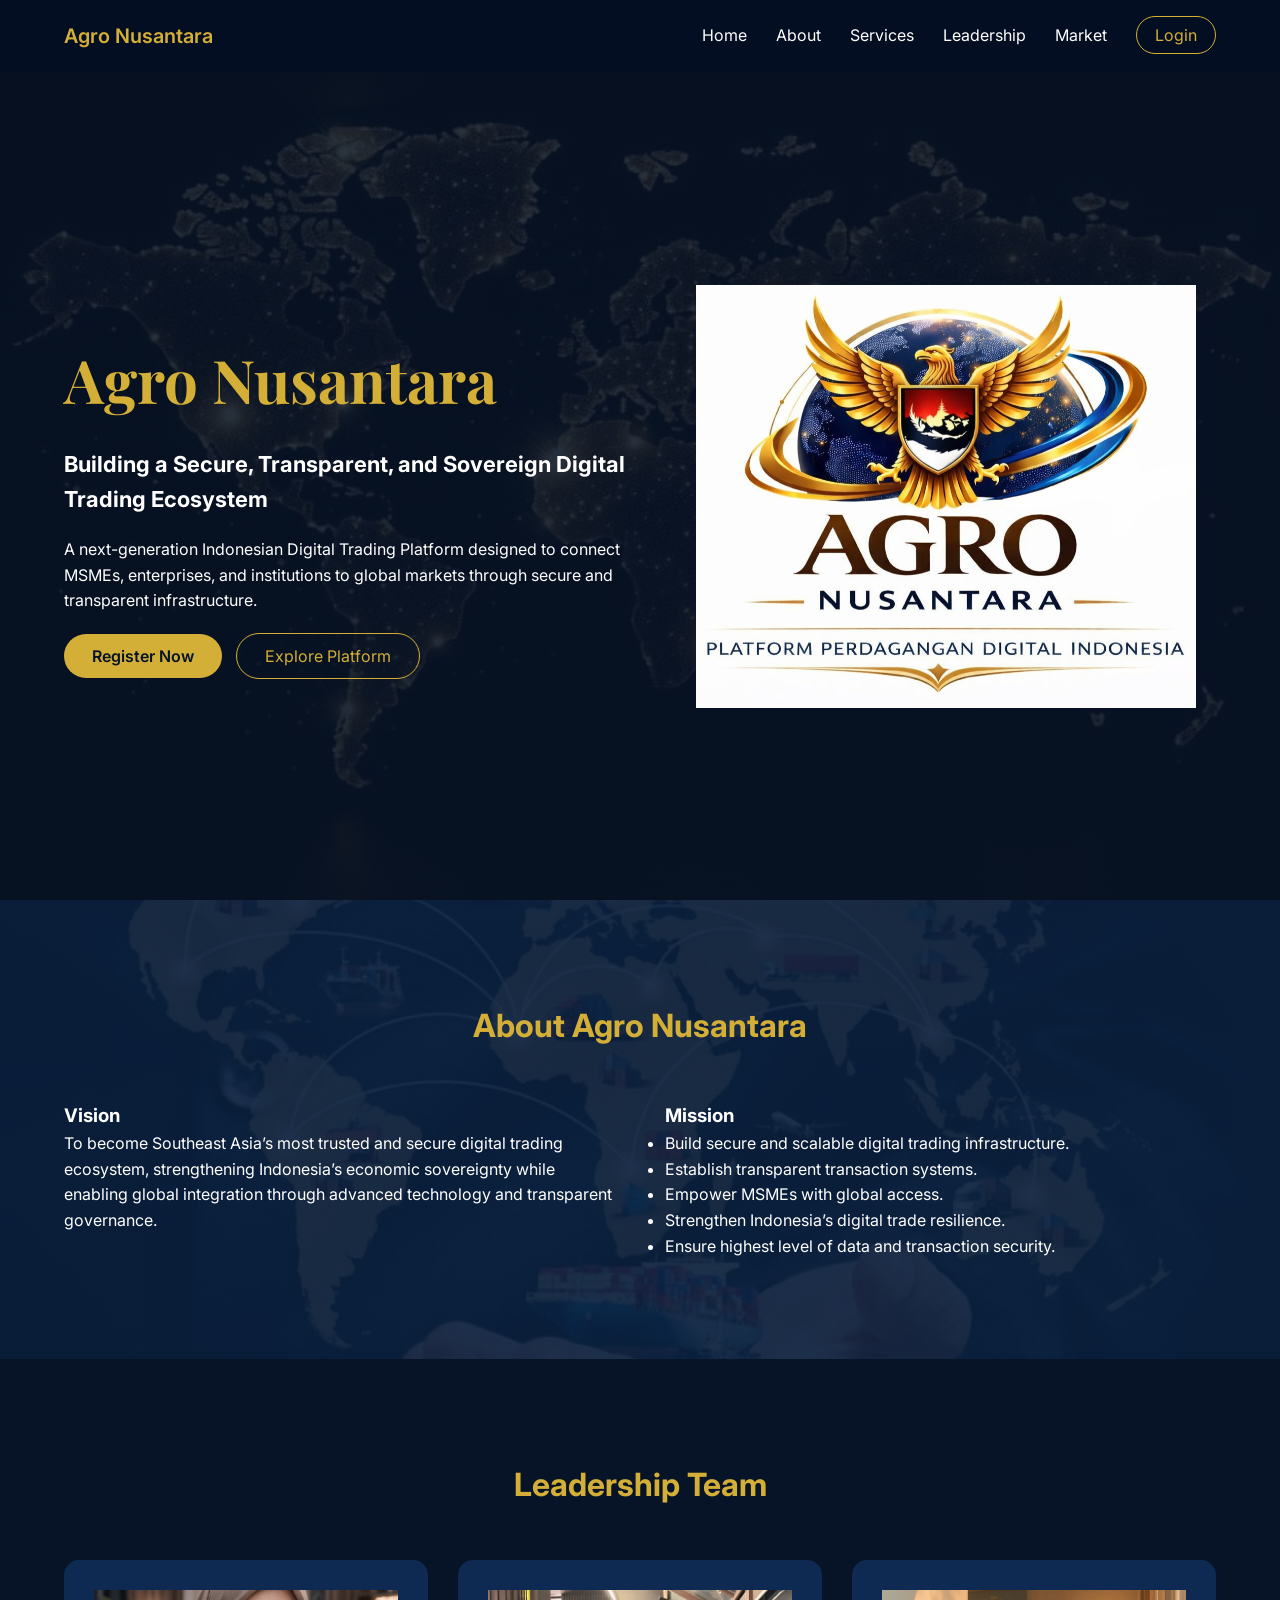
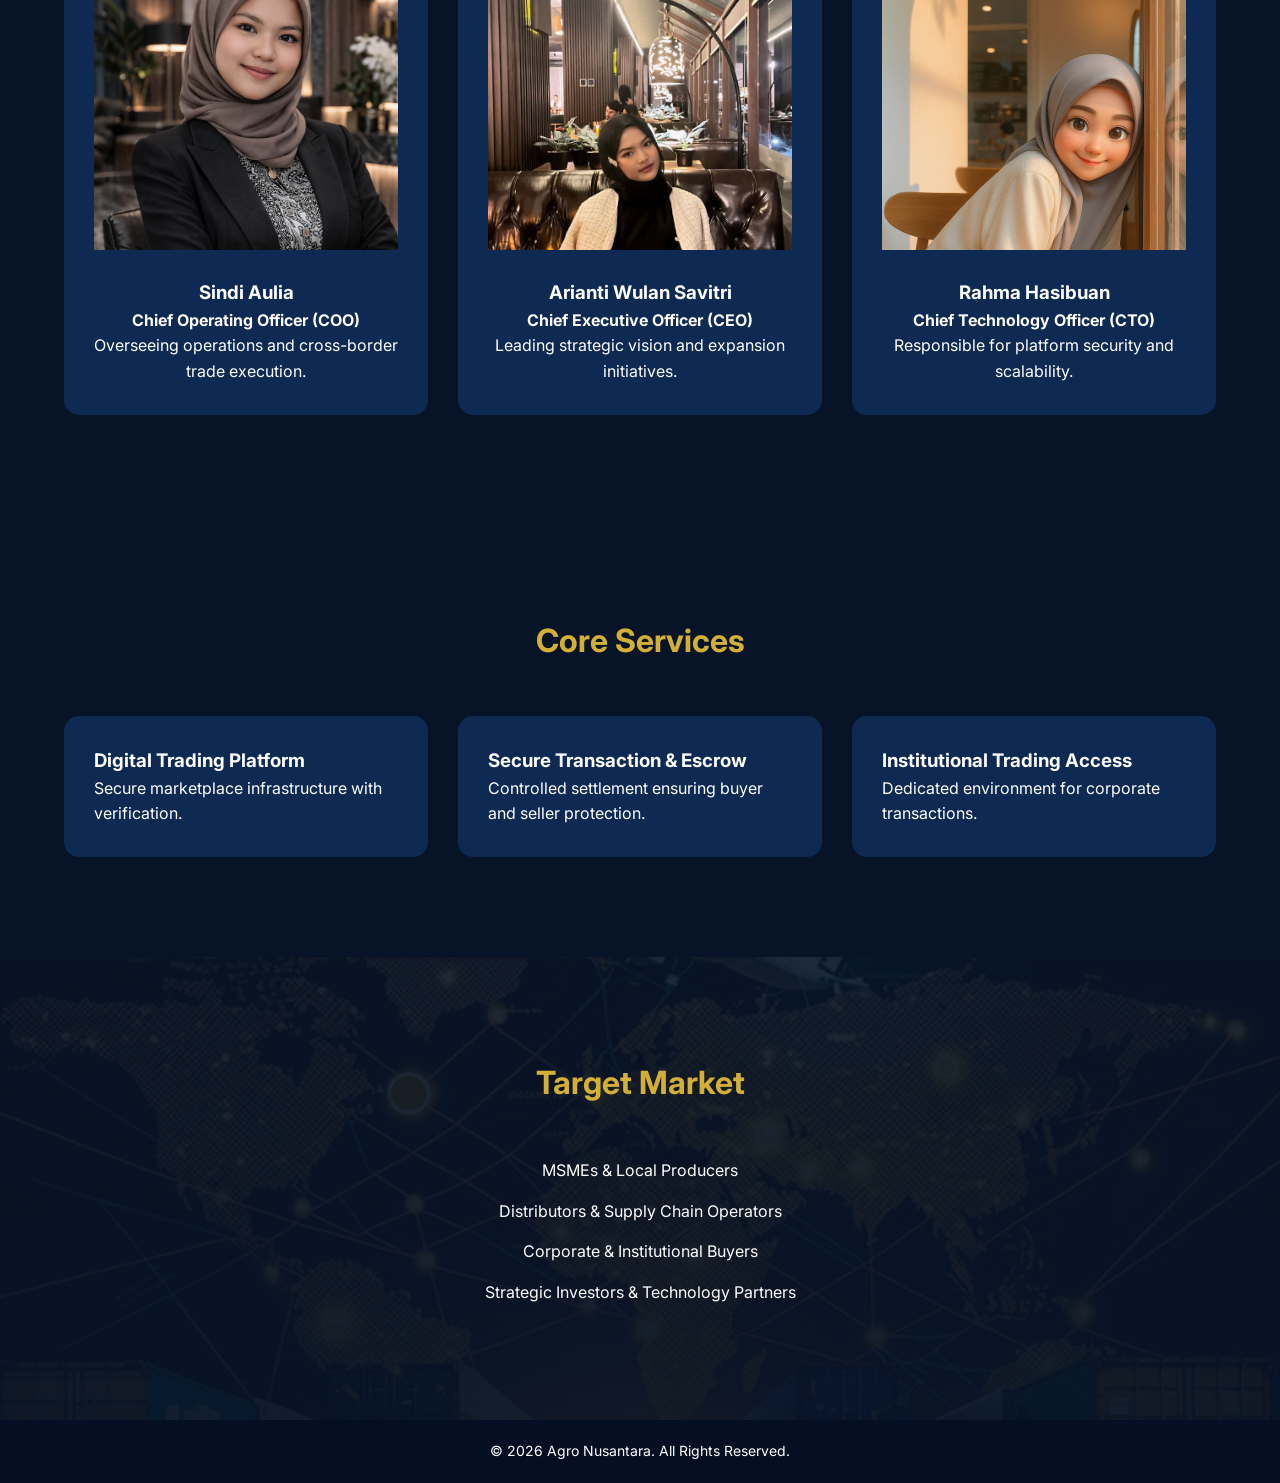
<file: index.html>
<!DOCTYPE html>
<html lang="en">
<head>
    <meta charset="UTF-8">
    <title>Agro Nusantara | Indonesian Digital Trading Platform</title>
    <meta name="viewport" content="width=device-width, initial-scale=1.0">

    <link rel="stylesheet" href="style.css">
    <link href="https://fonts.googleapis.com/css2?family=Playfair+Display:wght@600;700&family=Inter:wght@300;400;500;600&display=swap" rel="stylesheet">
</head>

<body>

<header>
    <div class="container nav">
        <div class="logo">Agro Nusantara</div>
        <nav>
            <a href="#">Home</a>
            <a href="#about">About</a>
            <a href="#services">Services</a>
            <a href="#leadership">Leadership</a>
            <a href="#market">Market</a>
            <a href="#" class="btn-outline">Login</a>
        </nav>
    </div>
</header>

<!-- HERO -->
<section class="hero">
    <div class="container hero-grid">

        <div class="hero-text">
            <h1>Agro Nusantara</h1>
            <h2>Building a Secure, Transparent, and Sovereign Digital Trading Ecosystem</h2>
            <p>
                A next-generation Indonesian Digital Trading Platform designed 
                to connect MSMEs, enterprises, and institutions to global markets 
                through secure and transparent infrastructure.
            </p>

            <div class="hero-buttons">
                <a href="#" class="btn-primary">Register Now</a>
                <a href="#" class="btn-secondary">Explore Platform</a>
            </div>
        </div>

        <div class="hero-image">
            <img src="assets/hero.jpeg" alt="Digital Trading Illustration">
        </div>

    </div>
</section>

<!-- ABOUT -->
<section id="about" class="section about-bg">
    <div class="container">
        <h2 class="section-title">About Agro Nusantara</h2>

        <div class="about-grid">
            <div>
                <h3>Vision</h3>
                <p>
                    To become Southeast Asia’s most trusted and secure digital trading ecosystem,
                    strengthening Indonesia’s economic sovereignty while enabling global integration
                    through advanced technology and transparent governance.
                </p>
            </div>

            <div>
                <h3>Mission</h3>
                <ul>
                    <li>Build secure and scalable digital trading infrastructure.</li>
                    <li>Establish transparent transaction systems.</li>
                    <li>Empower MSMEs with global access.</li>
                    <li>Strengthen Indonesia’s digital trade resilience.</li>
                    <li>Ensure highest level of data and transaction security.</li>
                </ul>
            </div>
        </div>
    </div>
</section>

<!-- LEADERSHIP -->
<section id="leadership" class="section">
    <div class="container">
        <h2 class="section-title">Leadership Team</h2>

        <div class="service-grid">

            <div class="card leader-card">
                <img src="assets/coo.png" alt="Sindi Aulia" class="leader-photo">
                <h3>Sindi Aulia</h3>
                <p><strong>Chief Operating Officer (COO)</strong></p>
                <p>Overseeing operations and cross-border trade execution.</p>
            </div>

             <div class="card leader-card">
                <img src="assets/ceo.jpeg" alt="Arianti Wulan Savitri" class="leader-photo">
                <h3>Arianti Wulan Savitri</h3>
                <p><strong>Chief Executive Officer (CEO)</strong></p>
                <p>Leading strategic vision and expansion initiatives.</p>
            </div>
            
            <div class="card leader-card">
                <img src="assets/cto.jpeg" alt="Chief Technology Officer" class="leader-photo">
                <h3>Rahma Hasibuan</h3>
                <p><strong>Chief Technology Officer (CTO)</strong></p>
                <p>Responsible for platform security and scalability.</p>
            </div>

        </div>
    </div>
</section>

<!-- SERVICES -->
<section id="services" class="section dark">
    <div class="container">
        <h2 class="section-title">Core Services</h2>

        <div class="service-grid">
            <div class="card">
                <h3>Digital Trading Platform</h3>
                <p>Secure marketplace infrastructure with verification.</p>
            </div>

            <div class="card">
                <h3>Secure Transaction & Escrow</h3>
                <p>Controlled settlement ensuring buyer and seller protection.</p>
            </div>

            <div class="card">
                <h3>Institutional Trading Access</h3>
                <p>Dedicated environment for corporate transactions.</p>
            </div>
        </div>
    </div>
</section>

<!-- MARKET -->
<section id="market" class="section market-bg">
    <div class="container">
        <h2 class="section-title">Target Market</h2>

        <ul class="market-list">
            <li>MSMEs & Local Producers</li>
            <li>Distributors & Supply Chain Operators</li>
            <li>Corporate & Institutional Buyers</li>
            <li>Strategic Investors & Technology Partners</li>
        </ul>
    </div>
</section>

<footer>
    <div class="container">
        <p>© 2026 Agro Nusantara. All Rights Reserved.</p>
    </div>
</footer>

</body>
</html>
</file>
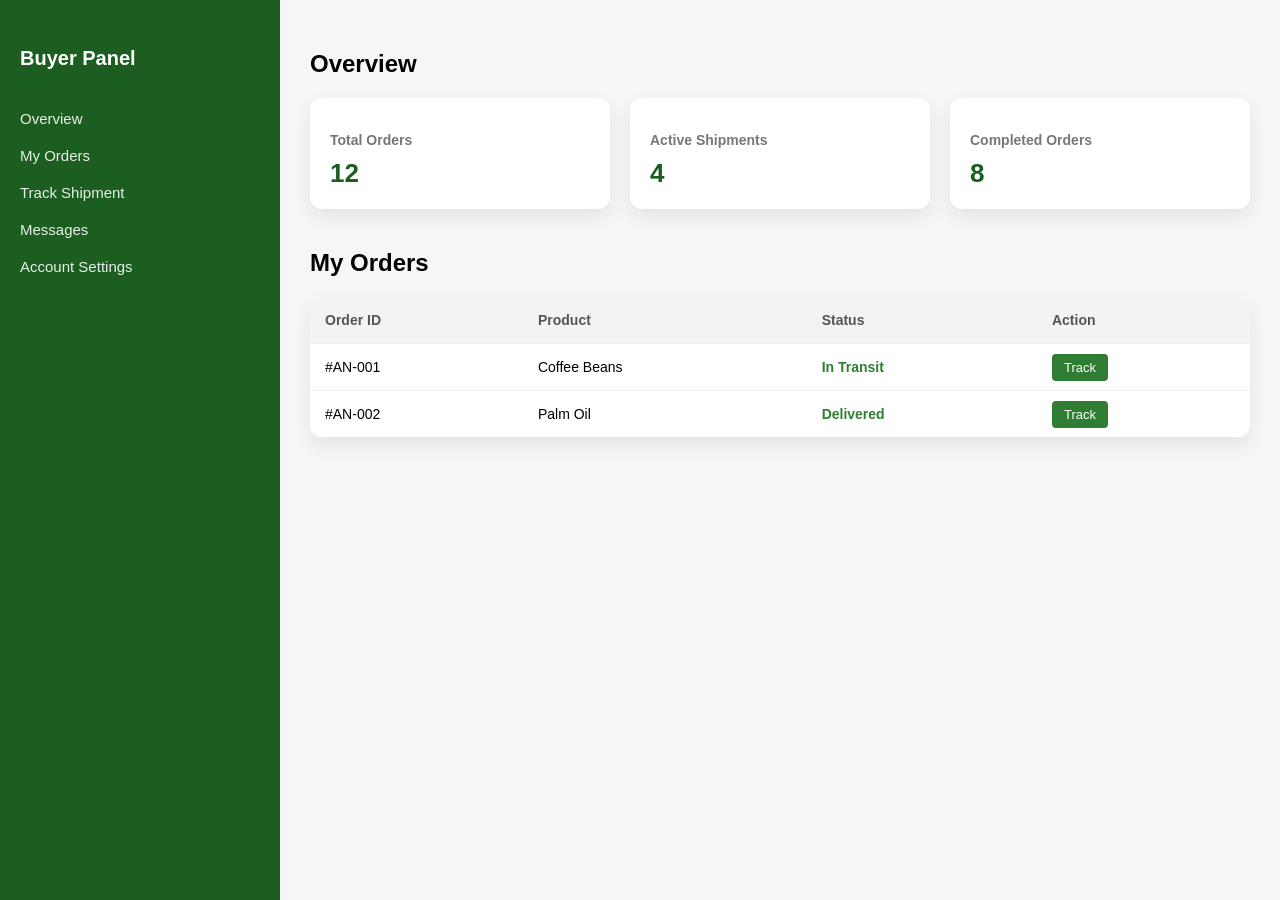
<file: buyer-dashboard.html>
<!DOCTYPE html>
<html lang="en">
<head>
  <meta charset="UTF-8">
  <title>Buyer Dashboard | Agro Nusantara</title>
  <meta name="viewport" content="width=device-width, initial-scale=1.0">

  <style>
    body {
      margin: 0;
      font-family: Arial, sans-serif;
      background: #f4f6f8;
    }

    .dashboard {
      display: flex;
      min-height: 100vh;
    }

    /* SIDEBAR */
    .sidebar {
      width: 240px;
      background: #1b5e20;
      color: #fff;
      padding: 30px 20px;
    }

    .sidebar h2 {
      font-size: 20px;
      margin-bottom: 30px;
    }

    .sidebar a {
      display: block;
      color: #fff;
      text-decoration: none;
      padding: 10px 0;
      font-size: 15px;
      opacity: 0.9;
    }

    .sidebar a:hover {
      opacity: 1;
      text-decoration: underline;
    }

    /* MAIN */
    .main {
      flex: 1;
      padding: 30px;
    }

    .cards {
      display: grid;
      grid-template-columns: repeat(auto-fit, minmax(220px, 1fr));
      gap: 20px;
    }

    .card {
      background: #fff;
      padding: 20px;
      border-radius: 12px;
      box-shadow: 0 8px 20px rgba(0,0,0,0.08);
    }

    .card h3 {
      font-size: 14px;
      color: #777;
      margin-bottom: 10px;
    }

    .card span {
      font-size: 26px;
      font-weight: bold;
      color: #1b5e20;
    }

    .section {
      margin-top: 40px;
    }

    table {
      width: 100%;
      border-collapse: collapse;
      background: #fff;
      border-radius: 12px;
      overflow: hidden;
      box-shadow: 0 8px 20px rgba(0,0,0,0.08);
    }

    th, td {
      padding: 15px;
      text-align: left;
      font-size: 14px;
    }

    th {
      background: #f1f3f4;
      color: #555;
    }

    td {
      border-top: 1px solid #eee;
    }

    .status {
      font-weight: bold;
      color: #2e7d32;
    }

    .track-btn {
      padding: 6px 12px;
      background: #2e7d32;
      color: #fff;
      border-radius: 4px;
      text-decoration: none;
      font-size: 13px;
    }
  </style>
</head>
<body>

<div class="dashboard">

  <!-- SIDEBAR -->
  <div class="sidebar">
    <h2>Buyer Panel</h2>
    <a href="#">Overview</a>
    <a href="#">My Orders</a>
    <a href="tracking.html">Track Shipment</a>
    <a href="#">Messages</a>
    <a href="#">Account Settings</a>
  </div>

  <!-- MAIN CONTENT -->
  <div class="main">

    <h2>Overview</h2>

    <div class="cards">
      <div class="card">
        <h3>Total Orders</h3>
        <span>12</span>
      </div>
      <div class="card">
        <h3>Active Shipments</h3>
        <span>4</span>
      </div>
      <div class="card">
        <h3>Completed Orders</h3>
        <span>8</span>
      </div>
    </div>

    <div class="section">
      <h2>My Orders</h2>

      <table>
        <thead>
          <tr>
            <th>Order ID</th>
            <th>Product</th>
            <th>Status</th>
            <th>Action</th>
          </tr>
        </thead>
        <tbody>
          <tr>
            <td>#AN-001</td>
            <td>Coffee Beans</td>
            <td class="status">In Transit</td>
            <td><a href="tracking.html" class="track-btn">Track</a></td>
          </tr>
          <tr>
            <td>#AN-002</td>
            <td>Palm Oil</td>
            <td class="status">Delivered</td>
            <td><a href="tracking.html" class="track-btn">Track</a></td>
          </tr>
        </tbody>
      </table>
    </div>

  </div>
</div>

</body>
</html>
</file>
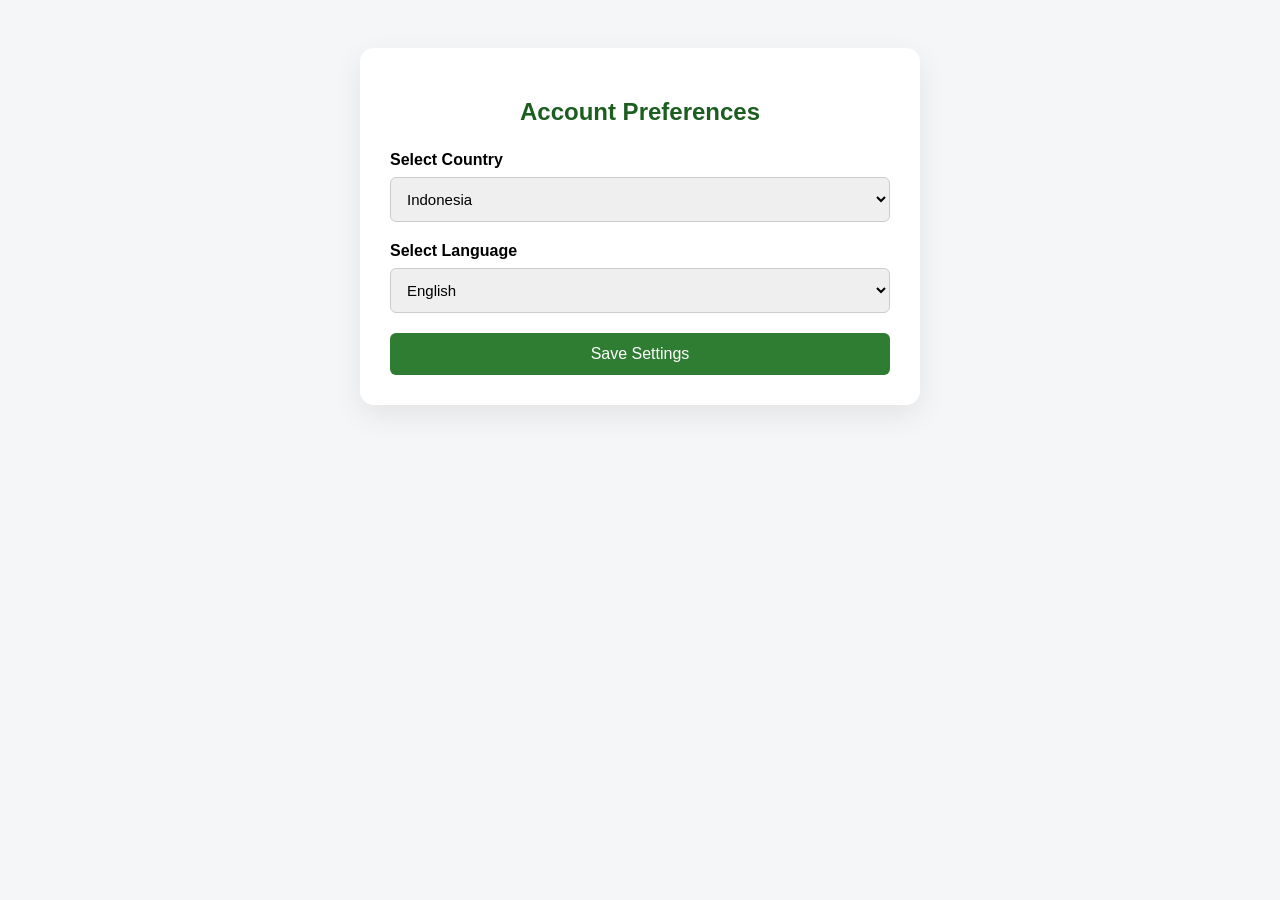
<file: settings.html>
<!DOCTYPE html>
<html lang="en">
<head>
  <meta charset="UTF-8">
  <title>Settings | Agro Nusantara</title>
  <meta name="viewport" content="width=device-width, initial-scale=1.0">

  <style>
    body {
      font-family: Inter, Arial, sans-serif;
      background: #f4f6f8;
      padding: 40px 20px;
    }

    .settings-box {
      max-width: 500px;
      margin: auto;
      background: #ffffff;
      padding: 30px;
      border-radius: 14px;
      box-shadow: 0 10px 30px rgba(0,0,0,0.08);
    }

    h2 {
      text-align: center;
      margin-bottom: 25px;
      color: #1b5e20;
    }

    label {
      font-weight: 600;
      display: block;
      margin-bottom: 8px;
    }

    select {
      width: 100%;
      padding: 12px;
      border-radius: 6px;
      border: 1px solid #ccc;
      margin-bottom: 20px;
      font-size: 15px;
    }

    button {
      width: 100%;
      padding: 12px;
      background: #2e7d32;
      color: #fff;
      border: none;
      border-radius: 6px;
      font-size: 16px;
      cursor: pointer;
    }

    button:hover {
      background: #256428;
    }
  </style>
</head>

<body>

<div class="settings-box">
  <h2>Account Preferences</h2>

  <label for="country">Select Country</label>
  <select id="country">
    <option value="ID">Indonesia</option>
    <option value="SG">Singapore</option>
    <option value="MY">Malaysia</option>
    <option value="CN">China</option>
    <option value="US">United States</option>
    <option value="EU">European Union</option>
  </select>

  <label for="language">Select Language</label>
  <select id="language">
    <option value="en">English</option>
    <option value="id">Bahasa Indonesia</option>
  </select>

  <button onclick="saveSettings()">Save Settings</button>
</div>

<script>
  // LOAD SAVED SETTINGS
  window.onload = function () {
    const savedCountry = localStorage.getItem("country");
    const savedLanguage = localStorage.getItem("language");

    if (savedCountry) {
      document.getElementById("country").value = savedCountry;
    }

    if (savedLanguage) {
      document.getElementById("language").value = savedLanguage;
      applyLanguage(savedLanguage);
    }
  };

  function saveSettings() {
    const country = document.getElementById("country").value;
    const language = document.getElementById("language").value;

    localStorage.setItem("country", country);
    localStorage.setItem("language", language);

    applyLanguage(language);

    alert("Settings saved successfully");
  }

  function applyLanguage(lang) {
    if (lang === "id") {
      document.querySelector("h2").innerText = "Preferensi Akun";
      document.querySelector("label[for='country']").innerText = "Pilih Negara";
      document.querySelector("label[for='language']").innerText = "Pilih Bahasa";
      document.querySelector("button").innerText = "Simpan Pengaturan";
    } else {
      document.querySelector("h2").innerText = "Account Preferences";
      document.querySelector("label[for='country']").innerText = "Select Country";
      document.querySelector("label[for='language']").innerText = "Select Language";
      document.querySelector("button").innerText = "Save Settings";
    }
  }
</script>

</body>
</html>
</file>
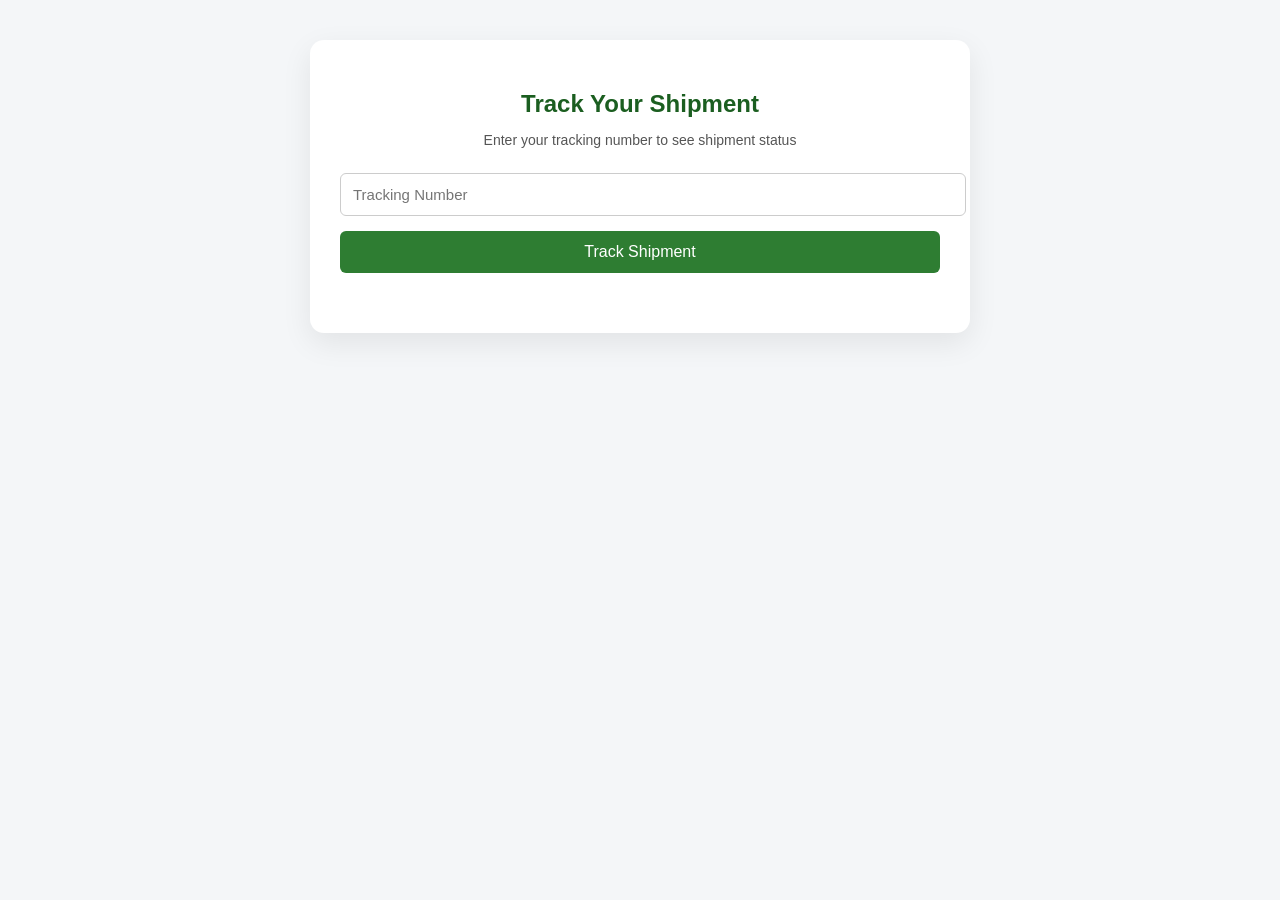
<file: tracking.html>
<!DOCTYPE html>
<html lang="en">
<head>
  <meta charset="UTF-8">
  <title>Shipment Tracking | Agro Nusantara</title>
  <meta name="viewport" content="width=device-width, initial-scale=1.0">

  <style>
    body {
      font-family: Arial, sans-serif;
      background: #f4f6f8;
      margin: 0;
      padding: 40px 20px;
    }

    .tracking-container {
      max-width: 600px;
      margin: auto;
      background: #ffffff;
      padding: 30px;
      border-radius: 14px;
      box-shadow: 0 10px 30px rgba(0,0,0,0.08);
    }

    h2 {
      text-align: center;
      margin-bottom: 10px;
      color: #1b5e20;
    }

    p {
      text-align: center;
      color: #555;
      font-size: 14px;
      margin-bottom: 25px;
    }

    input {
      width: 100%;
      padding: 12px;
      border-radius: 6px;
      border: 1px solid #ccc;
      margin-bottom: 15px;
      font-size: 15px;
    }

    button {
      width: 100%;
      padding: 12px;
      background: #2e7d32;
      color: #fff;
      border: none;
      border-radius: 6px;
      font-size: 16px;
      cursor: pointer;
    }

    button:hover {
      background: #256428;
    }

    .timeline {
      margin-top: 30px;
    }

    .step {
      border-left: 4px solid #2e7d32;
      padding-left: 15px;
      margin-bottom: 15px;
    }

    .step strong {
      display: block;
      font-size: 15px;
      color: #222;
    }

    .step span {
      font-size: 14px;
      color: #555;
    }

    .date {
      font-size: 12px;
      color: #888;
      margin-top: 4px;
    }
  </style>
</head>
<body>

  <div class="tracking-container">
    <h2>Track Your Shipment</h2>
    <p>Enter your tracking number to see shipment status</p>

    <input type="text" id="trackingNumber" placeholder="Tracking Number">
    <button onclick="trackShipment()">Track Shipment</button>

    <div class="timeline" id="trackingResult"></div>
  </div>

  <script>
    function trackShipment() {
      const trackingNumber = document.getElementById("trackingNumber").value;
      const result = document.getElementById("trackingResult");

      if (trackingNumber.trim() === "") {
        alert("Please enter a tracking number");
        return;
      }

      // SIMULATED TRACKING DATA (MVP VERSION)
      const trackingData = [
        {
          status: "Order Received",
          location: "Jakarta, Indonesia",
          date: "2026-02-20"
        },
        {
          status: "Processing & Packaging",
          location: "Warehouse",
          date: "2026-02-21"
        },
        {
          status: "Export Customs Clearance",
          location: "Soekarno-Hatta Airport",
          date: "2026-02-22"
        },
        {
          status: "In Transit",
          location: "Singapore Hub",
          date: "2026-02-23"
        },
        {
          status: "Delivered",
          location: "Buyer Destination",
          date: "2026-02-24"
        }
      ];

      result.innerHTML = "";

      trackingData.forEach(item => {
        result.innerHTML += `
          <div class="step">
            <strong>${item.status}</strong>
            <span>${item.location}</span>
            <div class="date">${item.date}</div>
          </div>
        `;
      });
    }SSSSSS
  </script>
</body>
</html>
</file>
<file: style.css>
* {
    margin: 0;
    padding: 0;
    box-sizing: border-box;
}

body {
    font-family: 'Inter', sans-serif;
    background: #071326;
    color: #ffffff;
    line-height: 1.6;
}

.container {
    width: 90%;
    max-width: 1200px;
    margin: auto;
}

/* NAVBAR */
header {
    background: rgba(5, 15, 35, 0.95);
    padding: 20px 0;
    position: fixed;
    width: 100%;
    top: 0;
    z-index: 1000;
}

.nav {
    display: flex;
    justify-content: space-between;
    align-items: center;
}

.logo {
    font-weight: 600;
    font-size: 20px;
    color: #D4AF37;
}

nav a {
    color: white;
    text-decoration: none;
    margin-left: 25px;
}

.btn-outline {
    border: 1px solid #D4AF37;
    padding: 8px 18px;
    border-radius: 30px;
    color: #D4AF37;
}

/* HERO */
.hero {
    height: 100vh;
    display: flex;
    align-items: center;
    padding-top: 100px;
    background:
        linear-gradient(rgba(7,19,38,0.85), rgba(7,19,38,0.9)),
        url('assets/herobg.jpeg');
    background-size: cover;
    background-position: center;
}

.hero-grid {
    display: grid;
    grid-template-columns: 1.1fr 1fr;
    align-items: center;
    gap: 60px;
}

.hero h1 {
    font-family: 'Playfair Display', serif;
    font-size: 60px;
    color: #D4AF37;
}

.hero h2 {
    font-size: 22px;
    margin: 20px 0;
}

.hero p {
    max-width: 600px;
    margin-bottom: 30px;
}

.hero-image img {
    width: 100%;
    max-width: 500px;
}

/* Buttons */
.btn-primary {
    background: #D4AF37;
    color: #071326;
    padding: 12px 28px;
    border-radius: 30px;
    text-decoration: none;
    font-weight: 600;
}

.btn-secondary {
    border: 1px solid #D4AF37;
    padding: 12px 28px;
    border-radius: 30px;
    text-decoration: none;
    color: #D4AF37;
    margin-left: 10px;
}

/* SECTION */
.section {
    padding: 100px 0;
}

.section-title {
    text-align: center;
    font-size: 32px;
    margin-bottom: 50px;
    color: #D4AF37;
}

/* ABOUT BG */
.about-bg {
    background:
        linear-gradient(rgba(10,31,61,0.92), rgba(10,31,61,0.92)),
        url('assets/about.jpeg');
    background-size: cover;
    background-position: center;
}

.about-grid {
    display: grid;
    grid-template-columns: 1fr 1fr;
    gap: 50px;
}

/* SERVICE */
.service-grid {
    display: grid;
    grid-template-columns: repeat(3, 1fr);
    gap: 30px;
}

.card {
    background: #0e2a52;
    padding: 30px;
    border-radius: 15px;
    transition: 0.3s;
}

.card:hover {
    transform: translateY(-5px);
    background: #123365;
}

/* LEADERSHIP */
.leader-card {
    text-align: center;
}

.leader-photo {
    width: 100%;
    height: 260px;
    object-fit: cover;
    margin-bottom: 20px;
}

/* MARKET BG */
.market-bg {
    background:
        linear-gradient(rgba(7,19,38,0.9), rgba(7,19,38,0.95)),
        url('assets/market.jpeg');
    background-size: cover;
    background-position: center;
}

.market-list {
    list-style: none;
    text-align: center;
}

.market-list li {
    margin: 15px 0;
}

footer {
    background: #050f23;
    text-align: center;
    padding: 20px;
    font-size: 14px;
}

/* RESPONSIVE */
@media (max-width: 900px) {
    .hero-grid,
    .about-grid,
    .service-grid {
        grid-template-columns: 1fr;
        text-align: center;
    }

    .hero-image img {
        margin-top: 40px;
    }
}
</file>
